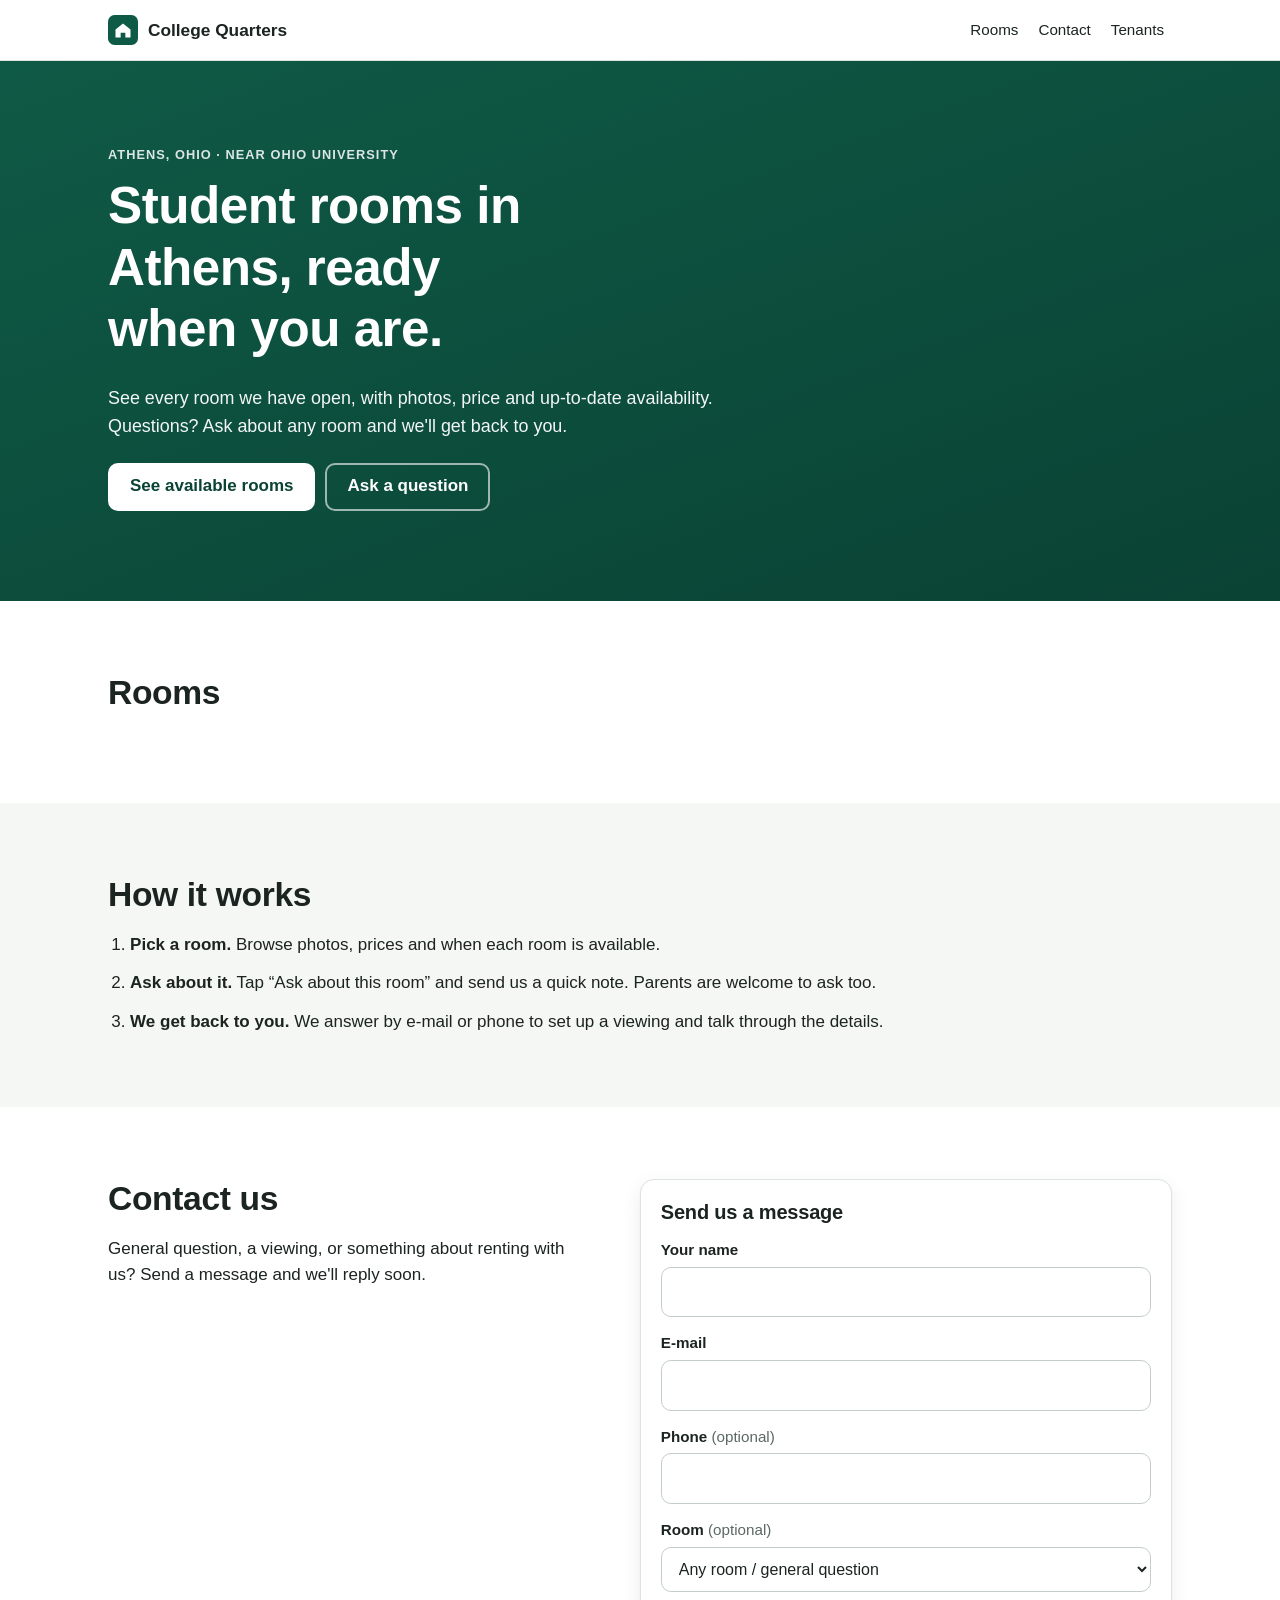
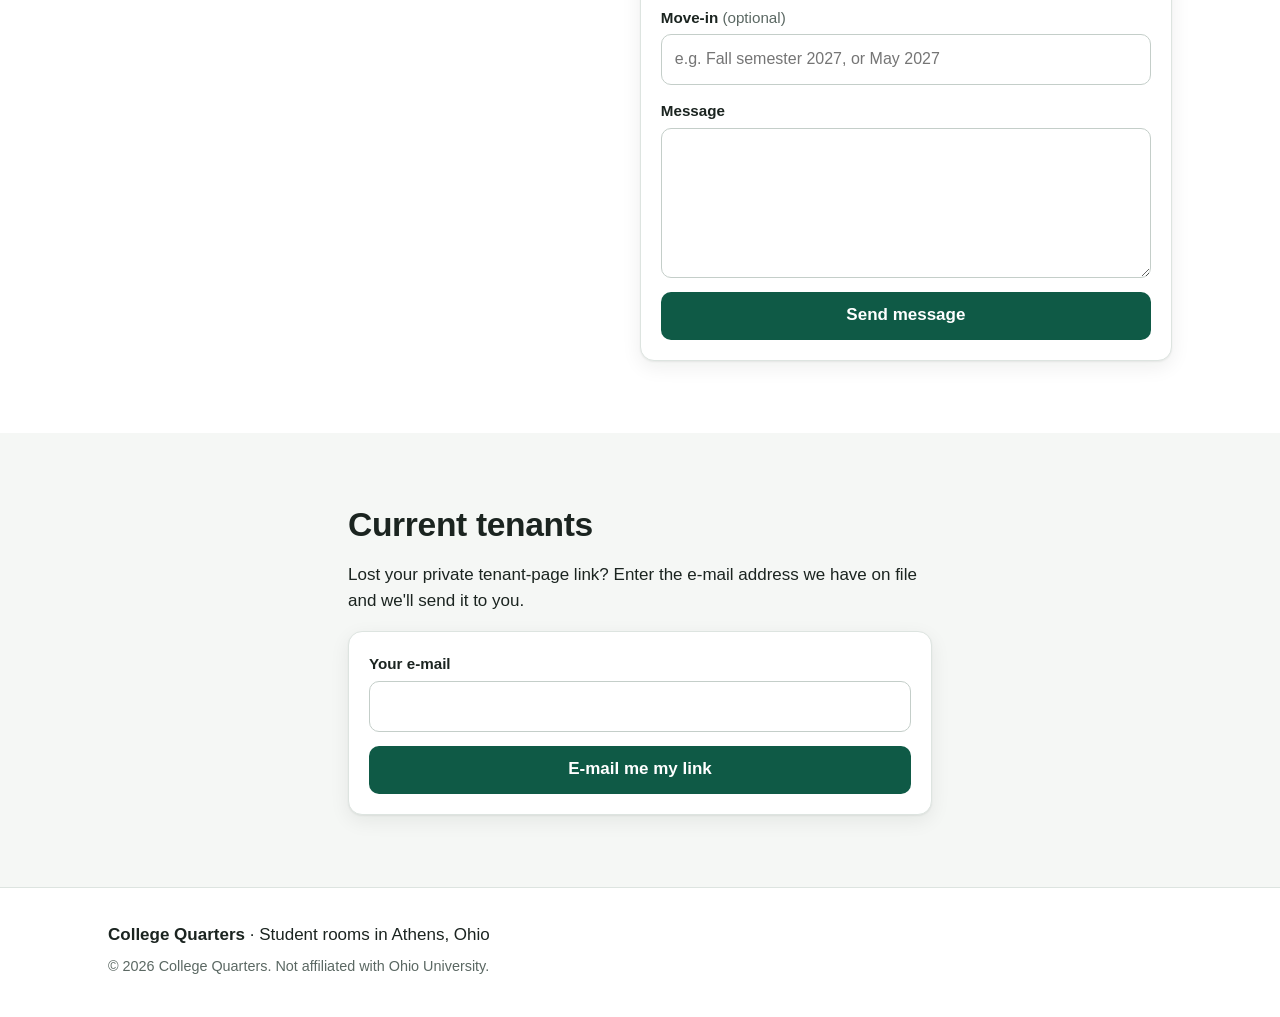
<file: index.html>
<!doctype html>
<html lang="en">
<head>
  <meta charset="utf-8">
  <meta name="viewport" content="width=device-width, initial-scale=1, viewport-fit=cover">
  <!-- All visible text comes from wording.json (keys in data-w / data-w-placeholder / data-w-content).
       See CLAUDE.md before editing any text. -->
  <title data-w="meta.title">Furnished Student Rooms near Ohio University, Athens, Ohio | College Quarters</title>
  <meta name="description" data-w-content="meta.description" content="Furnished student rooms for rent near Ohio University in Athens, Ohio. See photos, the monthly price and availability of every room, and ask about one in minutes.">
  <link rel="canonical" href="https://collegequarters.net/">
  <meta name="theme-color" content="#0f5a46">

  <!-- Link previews (iMessage, WhatsApp, Facebook, Slack, etc.) -->
  <meta property="og:type" content="website">
  <meta property="og:site_name" data-w-content="site.name" content="College Quarters">
  <meta property="og:title" data-w-content="meta.title" content="Furnished Student Rooms near Ohio University, Athens, Ohio | College Quarters">
  <meta property="og:description" data-w-content="meta.description" content="Furnished student rooms for rent near Ohio University in Athens, Ohio. See photos, the monthly price and availability of every room, and ask about one in minutes.">
  <meta property="og:url" content="https://collegequarters.net/">
  <meta property="og:image" content="https://collegequarters.net/assets/img/og-image.jpg">
  <meta property="og:image:width" content="1200">
  <meta property="og:image:height" content="630">
  <meta property="og:image:alt" content="College Quarters: student rooms in Athens, Ohio">
  <meta property="og:locale" content="en_US">
  <meta name="twitter:card" content="summary_large_image">
  <meta name="twitter:title" data-w-content="meta.title" content="Furnished Student Rooms near Ohio University, Athens, Ohio | College Quarters">
  <meta name="twitter:description" data-w-content="meta.description" content="Furnished student rooms for rent near Ohio University in Athens, Ohio. See photos, the monthly price and availability of every room, and ask about one in minutes.">
  <meta name="twitter:image" content="https://collegequarters.net/assets/img/og-image.jpg">

  <link rel="icon" href="assets/img/favicon.svg" type="image/svg+xml">
  <link rel="icon" href="assets/img/favicon-32.png" sizes="32x32" type="image/png">
  <link rel="apple-touch-icon" href="assets/img/apple-touch-icon.png">
  <link rel="stylesheet" href="assets/css/site.css?v=12">

  <!-- Structured data (schema.org) for the business and each room: written in by tools/build_site.py. -->
  <!--cq:ldjson-->

  <!-- Text the scripts show (messages). Same rules as data-w. -->
  <script type="application/json" id="cq-wording">
  {
    "rooms.numberedName": "Room {room}",
    "rooms.noPhotos": "Photos coming soon",
    "common.reachUs": "You can also call {phone} or e-mail {email}.",
    "dialog.title": "Ask about {room}",
    "dialog.message": "Hi, I'm interested in {room}. Is it still available, and can I come see it?",
    "form.required": "Please fill in {field}.",
    "form.invalid": "Please enter a valid {field}.",
    "form.sending": "Sending…",
    "form.inquirySent": "Thank you! Your message was sent. We'll get back to you soon.",
    "form.failed": "Sorry, something went wrong. Please try again.",
    "form.offline": "Sorry, we couldn't send that. Please check your connection and try again.",
    "tenants.sent": "Thanks! If that e-mail address belongs to a current tenant, your private link is on its way. Check your inbox (and spam folder) in a few minutes."
  }
  </script>

  <!-- Phone and e-mail for the scripts' messages, written in by tools/build_site.py from data/site.json. -->
  <script type="application/json" id="cq-data">null</script>

  <script src="assets/js/config.js?v=12" defer></script>
  <script src="assets/js/photos.js?v=12" defer></script>
  <script src="assets/js/wording.js?v=12" defer></script>
  <script src="assets/js/app.js?v=12" defer></script>
</head>
<body>
  <a class="skip" href="#main" data-w="nav.skip">Skip to content</a>

  <header class="site-header">
    <div class="wrap header-inner">
      <a class="brand" href="#top">
        <svg class="brand-mark" viewBox="0 0 32 32" aria-hidden="true"><rect width="32" height="32" rx="7" fill="currentColor"/><path d="M8 15.5 16 9l8 6.5V24h-5.5v-5h-5v5H8z" fill="#fff"/></svg>
        <span data-w="site.name">College Quarters</span>
      </a>
      <nav class="nav" aria-label="Main">
        <a href="#rooms" data-w="nav.rooms">Rooms</a>
        <a href="#contact" data-w="nav.contact">Contact</a>
        <a href="#tenants" data-w="nav.tenants">Tenants</a>
      </nav>
    </div>
  </header>

  <main id="main">
    <section class="hero" id="top">
      <div class="wrap">
        <p class="eyebrow" data-w="hero.eyebrow">Athens, Ohio · Near Ohio University</p>
        <h1 data-w="hero.title">Student rooms in Athens, ready when you are.</h1>
        <p class="lead" data-w="hero.lead">See every room we have open, with photos, price and up-to-date availability. Questions? Ask about any room and we'll get back to you.</p>
        <div class="hero-actions">
          <a class="btn btn-primary" href="#rooms" data-w="hero.roomsButton">See available rooms</a>
          <a class="btn btn-ghost" href="#contact" data-w="hero.contactButton">Ask a question</a>
        </div>
      </div>
    </section>

    <section class="section" id="rooms" aria-labelledby="rooms-title">
      <div class="wrap">
        <div class="section-head">
          <h2 id="rooms-title" data-w="rooms.title">Rooms</h2>
        </div>

        <!-- Room cards: written in by tools/build_site.py from data/site.json. -->
        <div id="rooms-list" class="rooms"><!--cq:rooms--></div>
      </div>
    </section>

    <section class="section section-alt" aria-labelledby="how-title">
      <div class="wrap">
        <h2 id="how-title" data-w="how.title">How it works</h2>
        <ol class="steps">
          <li><strong data-w="how.step1.title">Pick a room.</strong> <span data-w="how.step1.text">Browse photos, prices and when each room is available.</span></li>
          <li><strong data-w="how.step2.title">Ask about it.</strong> <span data-w="how.step2.text">Tap “Ask about this room” and send us a quick note. Parents are welcome to ask too.</span></li>
          <li><strong data-w="how.step3.title">We get back to you.</strong> <span data-w="how.step3.text">We answer by e-mail or phone to set up a viewing and talk through the details.</span></li>
        </ol>
      </div>
    </section>

    <section class="section" id="contact" aria-labelledby="contact-title">
      <div class="wrap two-col">
        <div>
          <h2 id="contact-title" data-w="contact.title">Contact us</h2>
          <p data-w="contact.intro">General question, a viewing, or something about renting with us? Send a message and we'll reply soon.</p>
          <ul class="contact-list" id="contact-list"><!--cq:contact--></ul>
        </div>

        <form class="card form" id="contact-form" data-form="inquiry" novalidate>
          <h3 data-w="contact.formTitle">Send us a message</h3>
          <div class="field">
            <label for="c-name"><span data-w="form.nameLabel">Your name</span></label>
            <input id="c-name" name="name" type="text" autocomplete="name" required maxlength="100">
          </div>
          <div class="field">
            <label for="c-email"><span data-w="form.emailLabel">E-mail</span></label>
            <input id="c-email" name="email" type="email" autocomplete="email" inputmode="email" required maxlength="200">
          </div>
          <div class="field">
            <label for="c-phone"><span data-w="form.phoneLabel">Phone</span> <span class="opt" data-w="form.optional">(optional)</span></label>
            <input id="c-phone" name="phone" type="tel" autocomplete="tel" inputmode="tel" maxlength="40">
          </div>
          <div class="field">
            <label for="c-room"><span data-w="contact.roomLabel">Room</span> <span class="opt" data-w="form.optional">(optional)</span></label>
            <select id="c-room" name="room">
              <option value="" data-w="contact.anyRoom">Any room / general question</option><!--cq:room-options-->
            </select>
          </div>
          <div class="field">
            <label for="c-movein"><span data-w="form.moveInLabel">Move-in</span> <span class="opt" data-w="form.optional">(optional)</span></label>
            <input id="c-movein" name="moveIn" type="text" data-w-placeholder="form.moveInPlaceholder" placeholder="e.g. Fall semester 2027, or May 2027" maxlength="100">
          </div>
          <div class="field">
            <label for="c-message"><span data-w="form.messageLabel">Message</span></label>
            <textarea id="c-message" name="message" rows="5" required maxlength="3000"></textarea>
          </div>
          <div class="hp" aria-hidden="true">
            <label for="c-website">Leave this empty</label>
            <input id="c-website" name="website" type="text" tabindex="-1" autocomplete="off">
          </div>
          <button class="btn btn-primary btn-block" type="submit" data-w="contact.sendButton">Send message</button>
          <p class="form-msg" role="status" aria-live="polite"></p>
        </form>
      </div>
    </section>

    <section class="section section-alt" id="tenants" aria-labelledby="tenants-title">
      <div class="wrap narrow">
        <h2 id="tenants-title" data-w="tenants.title">Current tenants</h2>
        <p data-w="tenants.intro">Lost your private tenant-page link? Enter the e-mail address we have on file and we'll send it to you.</p>
        <form class="card form" id="mylink-form" data-form="mylink" novalidate>
          <div class="field">
            <label for="t-email"><span data-w="tenants.emailLabel">Your e-mail</span></label>
            <input id="t-email" name="email" type="email" autocomplete="email" inputmode="email" required maxlength="200">
          </div>
          <button class="btn btn-primary btn-block" type="submit" data-w="tenants.sendButton">E-mail me my link</button>
          <p class="form-msg" role="status" aria-live="polite"></p>
        </form>
      </div>
    </section>
  </main>

  <footer class="site-footer">
    <div class="wrap">
      <p><strong data-w="footer.name">College Quarters</strong> · <span data-w="footer.tagline">Student rooms in Athens, Ohio</span></p>
      <p class="muted small">© <span id="year">2026</span> <span data-w="footer.copyright">College Quarters. Not affiliated with Ohio University.</span></p>
    </div>
  </footer>

  <!-- "Ask about this room" pop-up -->
  <dialog class="modal" id="room-dialog" aria-labelledby="room-dialog-title">
    <form class="form" id="room-form" data-form="inquiry" novalidate>
      <div class="modal-head">
        <h3 id="room-dialog-title"></h3>
        <button class="icon-btn" type="button" data-close aria-label="Close">&times;</button>
      </div>
      <input type="hidden" name="room">
      <div class="field">
        <label for="r-name"><span data-w="form.nameLabel">Your name</span></label>
        <input id="r-name" name="name" type="text" autocomplete="name" required maxlength="100">
      </div>
      <div class="field">
        <label for="r-email"><span data-w="form.emailLabel">E-mail</span></label>
        <input id="r-email" name="email" type="email" autocomplete="email" inputmode="email" required maxlength="200">
      </div>
      <div class="field">
        <label for="r-phone"><span data-w="form.phoneLabel">Phone</span> <span class="opt" data-w="form.optional">(optional)</span></label>
        <input id="r-phone" name="phone" type="tel" autocomplete="tel" inputmode="tel" maxlength="40">
      </div>
      <div class="field">
        <label for="r-movein"><span data-w="form.moveInLabel">Move-in</span> <span class="opt" data-w="form.optional">(optional)</span></label>
        <input id="r-movein" name="moveIn" type="text" data-w-placeholder="form.moveInPlaceholder" placeholder="e.g. Fall semester 2027, or May 2027" maxlength="100">
      </div>
      <div class="field">
        <label for="r-message"><span data-w="form.messageLabel">Message</span></label>
        <textarea id="r-message" name="message" rows="4" required maxlength="3000"></textarea>
      </div>
      <div class="hp" aria-hidden="true">
        <label for="r-website">Leave this empty</label>
        <input id="r-website" name="website" type="text" tabindex="-1" autocomplete="off">
      </div>
      <button class="btn btn-primary btn-block" type="submit" data-w="dialog.sendButton">Send question</button>
      <p class="form-msg" role="status" aria-live="polite"></p>
    </form>
  </dialog>

  <!-- Full-size photo viewer -->
  <dialog class="lightbox" id="lightbox" aria-label="Photo viewer">
    <button class="icon-btn lb-close" type="button" data-close aria-label="Close">&times;</button>
    <button class="icon-btn lb-prev" type="button" aria-label="Previous photo">&lsaquo;</button>
    <img alt="" id="lightbox-img">
    <button class="icon-btn lb-next" type="button" aria-label="Next photo">&rsaquo;</button>
    <p class="lb-count" id="lightbox-count"></p>
  </dialog>
</body>
</html>
</file>
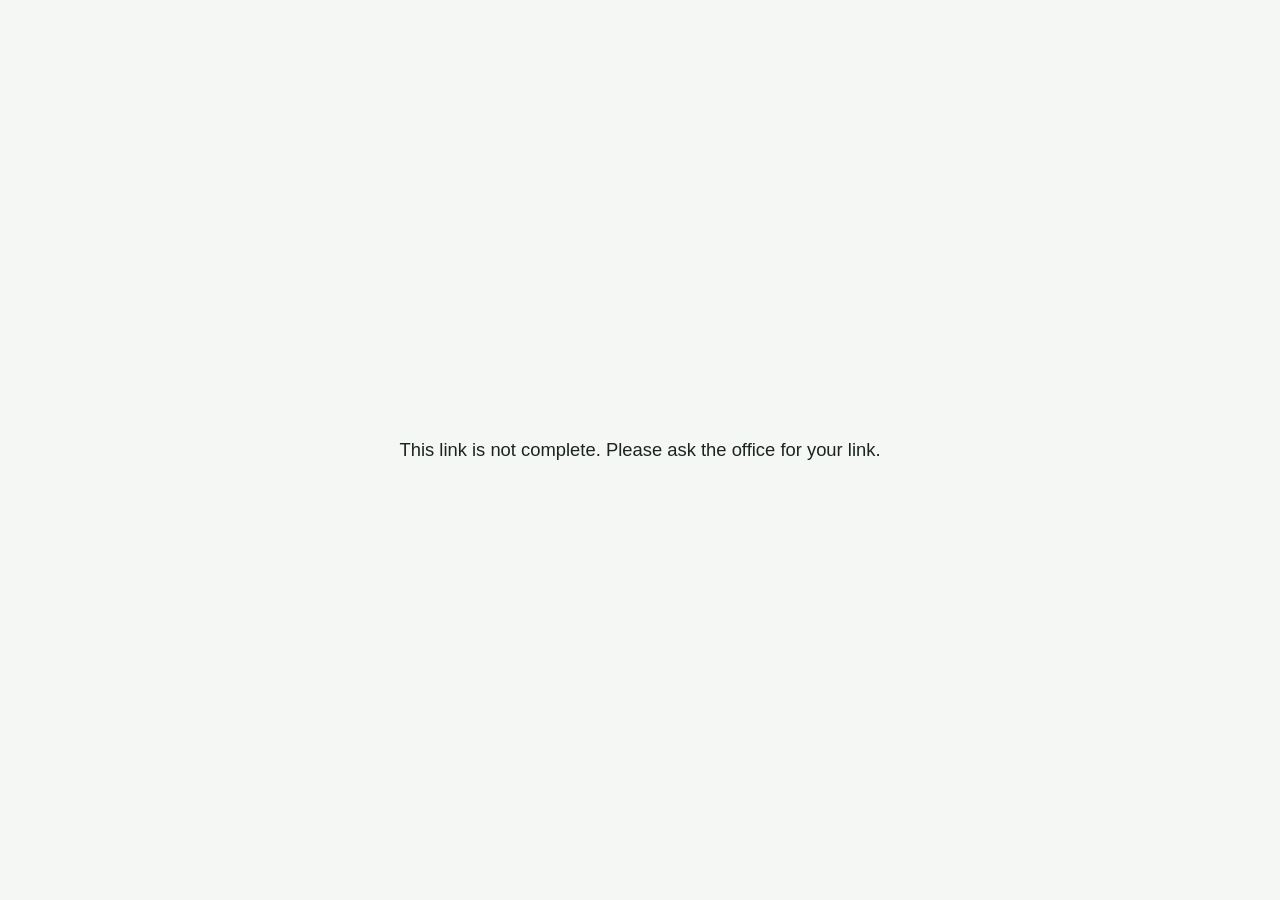
<file: tenant.html>
<!doctype html>
<html lang="en">
<head>
  <meta charset="utf-8">
  <meta name="viewport" content="width=device-width, initial-scale=1">
  <!-- Sends a tenant's private link (/tenant?sign=...) on to the Rentals app, keeping everything after the "?".
       The link carries a private key: no outside scripts, fonts, analytics or trackers on this page, ever,
       and no referrer is sent. All visible text comes from wording.json. See CLAUDE.md before editing any text. -->
  <meta name="referrer" content="no-referrer">
  <meta http-equiv="Content-Security-Policy" content="default-src 'none'; script-src 'unsafe-inline'; style-src 'unsafe-inline'; img-src 'self'; base-uri 'none'; form-action 'none'">
  <meta name="robots" content="noindex, nofollow">
  <title data-w="tenant.pageTitle">College Quarters</title>
  <script>
    (function () {
      var APP = "https://script.google.com/a/jewishbobcats.com/macros/s/AKfycbwzun38kkYzRn2IHmWfsK7O_mP94rUlQKD6AXve26XokUHlufXDuC_XGAXVI4YoJbY/exec";
      var q = location.search;
      if (/[?&]sign=[^&]/.test(q)) {
        location.replace(APP + q);
      } else {
        document.documentElement.className = "incomplete";
      }
    })();
  </script>
  <style>
    body { margin: 0; min-height: 100vh; display: flex; align-items: center; justify-content: center; font-family: -apple-system, BlinkMacSystemFont, "Segoe UI", Roboto, Arial, sans-serif; color: #1b2420; background: #f5f7f5; text-align: center; padding: 24px; box-sizing: border-box; }
    p { display: none; font-size: 1.15rem; line-height: 1.5; max-width: 32em; margin: 0; white-space: pre-line; }
    .incomplete p { display: block; }
  </style>
</head>
<body>
  <main>
    <p data-w="tenant.incomplete">This link is not complete. Please ask the office for your link.</p>
  </main>
</body>
</html>
</file>
<file: assets/css/site.css>
/* College Quarters — mobile-first styles */

:root {
  --green: #0f5a46;
  --green-dark: #0a4234;
  --green-soft: #e6f1ec;
  --ink: #1b2420;
  --muted: #5b6863;
  --line: #dde4e0;
  --bg: #ffffff;
  --bg-alt: #f5f7f5;
  --amber: #8a5a00;
  --amber-soft: #fdf1d8;
  --red: #b42318;
  --radius: 14px;
  --shadow: 0 1px 2px rgba(16, 24, 20, .06), 0 6px 20px rgba(16, 24, 20, .07);
  --font: -apple-system, BlinkMacSystemFont, "Segoe UI", Roboto, "Helvetica Neue", Arial, sans-serif;
}

*, *::before, *::after { box-sizing: border-box; }
html { -webkit-text-size-adjust: 100%; scroll-behavior: smooth; scroll-padding-top: 72px; }
html.no-scroll { overflow: hidden; }
body { margin: 0; font-family: var(--font); font-size: 17px; line-height: 1.55; color: var(--ink); background: var(--bg); }
img { max-width: 100%; display: block; }
a { color: var(--green); }
h1, h2, h3 { line-height: 1.2; margin: 0 0 .5em; letter-spacing: -.01em; }
h1 { font-size: clamp(2rem, 7vw, 3.2rem); }
h2 { font-size: clamp(1.6rem, 5vw, 2.1rem); }
h3 { font-size: 1.25rem; }
p { margin: 0 0 1em; }

.wrap { width: 100%; max-width: 1100px; margin: 0 auto; padding: 0 18px; }
.narrow { max-width: 620px; }
.muted { color: var(--muted); }
.small { font-size: .9rem; }
.sr-only { position: absolute; width: 1px; height: 1px; overflow: hidden; clip: rect(0 0 0 0); white-space: nowrap; }
/* Wording can contain line breaks; show them. */
[data-w], .form-msg, .notice p, .gallery-empty span, .modal-head h3, .btn { white-space: pre-line; }
.skip { position: absolute; left: -999px; top: 8px; background: #fff; padding: 8px 12px; z-index: 100; }
.skip:focus { left: 8px; }
:focus-visible { outline: 3px solid #2f8f6f; outline-offset: 2px; }

/* Header */
.site-header { position: sticky; top: 0; z-index: 20; background: rgba(255,255,255,.94); backdrop-filter: saturate(1.4) blur(8px); border-bottom: 1px solid var(--line); }
.header-inner { display: flex; align-items: center; justify-content: space-between; height: 60px; gap: 12px; }
.brand { display: flex; align-items: center; gap: 10px; text-decoration: none; color: var(--ink); font-weight: 700; font-size: 1.08rem; white-space: nowrap; }
.brand-mark { width: 30px; height: 30px; color: var(--green); flex: none; }
.nav { display: flex; gap: 4px; }
.nav a { text-decoration: none; color: var(--ink); font-size: .95rem; padding: 8px 8px; border-radius: 8px; }
.nav a:hover { background: var(--green-soft); }

/* Hero */
.hero { background: linear-gradient(160deg, var(--green) 0%, var(--green-dark) 100%); color: #fff; padding: 56px 0 60px; }
.hero .eyebrow { text-transform: uppercase; letter-spacing: .08em; font-size: .8rem; font-weight: 600; opacity: .85; margin-bottom: .8em; }
.hero h1 { max-width: 16ch; }
.hero .lead { font-size: 1.12rem; max-width: 38em; opacity: .95; }
.hero-actions { display: flex; flex-wrap: wrap; gap: 10px; margin-top: 22px; }
.hero .btn-ghost { color: #fff; border-color: rgba(255,255,255,.6); }
.hero .btn-ghost:hover { background: rgba(255,255,255,.12); }
.hero .btn-primary { background: #fff; color: var(--green-dark); }
.hero .btn-primary:hover { background: var(--green-soft); }

/* Buttons */
.btn { display: inline-flex; align-items: center; justify-content: center; min-height: 48px; padding: 0 20px; border-radius: 10px; border: 2px solid transparent; font: inherit; font-weight: 600; text-decoration: none; cursor: pointer; transition: background .15s; }
.btn-primary { background: var(--green); color: #fff; }
.btn-primary:hover { background: var(--green-dark); }
.btn-primary:disabled { opacity: .65; cursor: progress; }
.btn-ghost { background: transparent; color: var(--green); border-color: var(--green); }
.btn-block { width: 100%; }

/* Sections */
.section { padding: 52px 0; }
.section-alt { background: var(--bg-alt); }
.section-head { display: flex; flex-wrap: wrap; align-items: baseline; justify-content: space-between; gap: 4px 16px; margin-bottom: 18px; }
.section-head h2 { margin: 0; }

.card { background: #fff; border: 1px solid var(--line); border-radius: var(--radius); box-shadow: var(--shadow); }
.notice { background: var(--amber-soft); border: 1px solid #f1d9a6; border-radius: var(--radius); padding: 18px; }
.notice p:last-child { margin-bottom: 0; }
.notice .btn { margin-top: 4px; }

/* Rooms */
.rooms { display: grid; gap: 22px; grid-template-columns: 1fr; }
.rooms > .notice { grid-column: 1 / -1; }
@media (prefers-reduced-motion: reduce) { html { scroll-behavior: auto; } }

.room { overflow: hidden; display: flex; flex-direction: column; scroll-margin-top: 76px; }
.room-body { padding: 18px; display: flex; flex-direction: column; gap: 10px; flex: 1; }
.room-top { display: flex; align-items: baseline; justify-content: space-between; gap: 12px; flex-wrap: wrap; }
.room-top h3 { margin: 0; }
.room-top h3 a { color: inherit; text-decoration: none; }
.room-top h3 a:hover { text-decoration: underline; }
.details-link { font-weight: 600; align-self: flex-start; padding: 6px 0; }
.price { margin: 0; font-weight: 700; font-size: 1.15rem; color: var(--green-dark); }
.desc { white-space: pre-line; color: #33403b; margin: 0; flex: 1; }
.room .btn { margin-top: 6px; }
.badge { align-self: flex-start; display: inline-flex; align-items: center; gap: 6px; padding: 4px 11px; border-radius: 999px; font-size: .88rem; font-weight: 600; }
.badge::before { content: ""; width: 8px; height: 8px; border-radius: 50%; background: currentColor; }
.badge-now { background: var(--green-soft); color: #136b4f; }
.badge-later { background: var(--amber-soft); color: var(--amber); }

/* Gallery */
.gallery { position: relative; background: #e9eeeb; aspect-ratio: 4 / 3; overflow: hidden; }
.gallery-empty { display: flex; align-items: center; justify-content: center; color: var(--muted); font-size: .95rem; }
.gallery-track { display: flex; height: 100%; overflow-x: auto; scroll-snap-type: x mandatory; scrollbar-width: none; overscroll-behavior-x: contain; }
.gallery-track::-webkit-scrollbar { display: none; }
.slide { flex: 0 0 100%; height: 100%; padding: 0; border: 0; background: none; scroll-snap-align: start; cursor: zoom-in; }
.slide img { width: 100%; height: 100%; object-fit: cover; }
.gallery-nav { position: absolute; top: 50%; transform: translateY(-50%); width: 40px; height: 40px; border-radius: 50%; border: 0; background: rgba(255,255,255,.9); color: var(--ink); font-size: 1.6rem; line-height: 1; cursor: pointer; display: none; box-shadow: var(--shadow); }
.gallery-nav.prev { left: 10px; }
.gallery-nav.next { right: 10px; }
.gallery-count { position: absolute; right: 10px; bottom: 10px; background: rgba(0,0,0,.6); color: #fff; font-size: .8rem; padding: 2px 9px; border-radius: 999px; pointer-events: none; }
@media (hover: hover) { .gallery-nav { display: block; } }
.gallery-nav[hidden], .gallery-count[hidden] { display: none !important; }

/* Room pages */
.room-page { padding-top: 22px; }
.crumbs { margin-bottom: 18px; }
.crumbs a { font-weight: 600; text-decoration: none; display: inline-block; padding: 6px 0; }
.room-page .eyebrow { text-transform: uppercase; letter-spacing: .08em; font-size: .8rem; font-weight: 600; color: var(--muted); margin-bottom: .5em; }
.room-title { display: flex; flex-wrap: wrap; align-items: baseline; justify-content: space-between; gap: 4px 16px; }
.room-title h1 { margin: 0; }
.room-title .price { font-size: 1.4rem; }
.room-page .badge { margin: 10px 0 20px; }
.room-layout { display: grid; gap: 24px; }
.room-media .gallery { border-radius: var(--radius); }
.room-info { display: grid; gap: 22px; align-content: start; }
.h3 { font-size: 1.25rem; }
.other-rooms { list-style: none; padding: 0; margin: 0; display: grid; gap: 4px; }
.other-rooms a { font-weight: 600; display: inline-block; padding: 8px 0; }

/* Steps */
.steps { margin: 0; padding-left: 1.3em; display: grid; gap: 12px; max-width: 46em; }

/* Contact */
.two-col { display: grid; gap: 28px; }
.contact-list { list-style: none; padding: 0; margin: 0 0 1em; display: grid; gap: 10px; }
.contact-list .label { display: block; font-size: .8rem; text-transform: uppercase; letter-spacing: .06em; color: var(--muted); }
.contact-list a { font-weight: 600; word-break: break-word; }

/* Forms */
.form { padding: 20px; display: grid; gap: 14px; }
.form h3 { margin: 0; }
.field { display: grid; gap: 5px; }
.field label { font-weight: 600; font-size: .95rem; }
.opt { font-weight: 400; color: var(--muted); }
input, select, textarea { font: inherit; font-size: 16px; color: var(--ink); width: 100%; padding: 12px 13px; border: 1px solid #c4cec9; border-radius: 10px; background: #fff; }
textarea { resize: vertical; min-height: 110px; }
input:focus, select:focus, textarea:focus { outline: none; border-color: var(--green); box-shadow: 0 0 0 3px rgba(15, 90, 70, .18); }
[aria-invalid="true"] { border-color: var(--red); }
.hp { position: absolute !important; left: -10000px; width: 1px; height: 1px; overflow: hidden; }
.form-msg { margin: 0; font-weight: 600; min-height: 0; }
.form-msg:empty { display: none; }
.form-msg.is-ok { color: #136b4f; background: var(--green-soft); padding: 12px 14px; border-radius: 10px; }
.form-msg.is-error { color: var(--red); background: #fdecea; padding: 12px 14px; border-radius: 10px; }

/* Dialogs */
dialog { border: 0; padding: 0; color: var(--ink); }
dialog::backdrop { background: rgba(10, 20, 16, .62); }
.modal { width: min(560px, calc(100% - 20px)); max-height: calc(100% - 20px); border-radius: var(--radius); overflow: auto; }
.modal .form { padding: 20px; }
.modal-head { display: flex; align-items: center; justify-content: space-between; gap: 10px; }
.modal-head h3 { margin: 0; }
.icon-btn { width: 44px; height: 44px; border-radius: 50%; border: 0; background: var(--bg-alt); color: var(--ink); font-size: 1.7rem; line-height: 1; cursor: pointer; flex: none; }
.icon-btn:hover { background: var(--line); }

.lightbox { width: 100%; height: 100%; max-width: 100%; max-height: 100%; background: #050a08; color: #fff; }
.lightbox[open] { display: flex; align-items: center; justify-content: center; }
/* Every photo fills the viewer (same size on screen whatever the file size). */
.lightbox img { width: 100%; height: 100%; object-fit: contain; }
.lightbox .icon-btn { position: absolute; background: rgba(255,255,255,.14); color: #fff; }
.lightbox .icon-btn:hover { background: rgba(255,255,255,.28); }
.lightbox .icon-btn[hidden] { display: none; }
.lb-close { top: 12px; right: 12px; }
.lb-prev { left: 10px; top: 50%; transform: translateY(-50%); }
.lb-next { right: 10px; top: 50%; transform: translateY(-50%); }
.lb-count { position: absolute; bottom: 14px; left: 0; right: 0; text-align: center; margin: 0; font-size: .9rem; opacity: .8; }

/* Footer */
.site-footer { padding: 34px 0 calc(34px + env(safe-area-inset-bottom)); border-top: 1px solid var(--line); }
.site-footer p { margin: 0 0 .4em; }

/* Larger screens */
@media (max-width: 460px) {
  .wrap { padding: 0 16px; }
  .header-inner { gap: 6px; }
  .brand { gap: 7px; font-size: 1rem; }
  .brand-mark { width: 26px; height: 26px; }
  .nav { gap: 0; }
  .nav a { padding: 8px 6px; font-size: .88rem; }
}
@media (max-width: 380px) {
  .brand { font-size: .92rem; gap: 6px; }
  .brand-mark { width: 24px; height: 24px; }
  .nav a { padding: 8px 4px; font-size: .82rem; }
}
@media (max-width: 345px) {
  .brand span { display: none; }
}
@media (min-width: 700px) {
  .rooms { grid-template-columns: repeat(2, 1fr); }
  .hero { padding: 84px 0 90px; }
  .section { padding: 72px 0; }
}
@media (min-width: 900px) {
  .two-col { grid-template-columns: 1fr 1.1fr; gap: 48px; align-items: start; }
  .room-layout { grid-template-columns: 1.25fr 1fr; gap: 40px; align-items: start; }
  .room-media { position: sticky; top: 80px; }
}
@media (min-width: 1000px) {
  .rooms { grid-template-columns: repeat(3, 1fr); }
}
</file>
